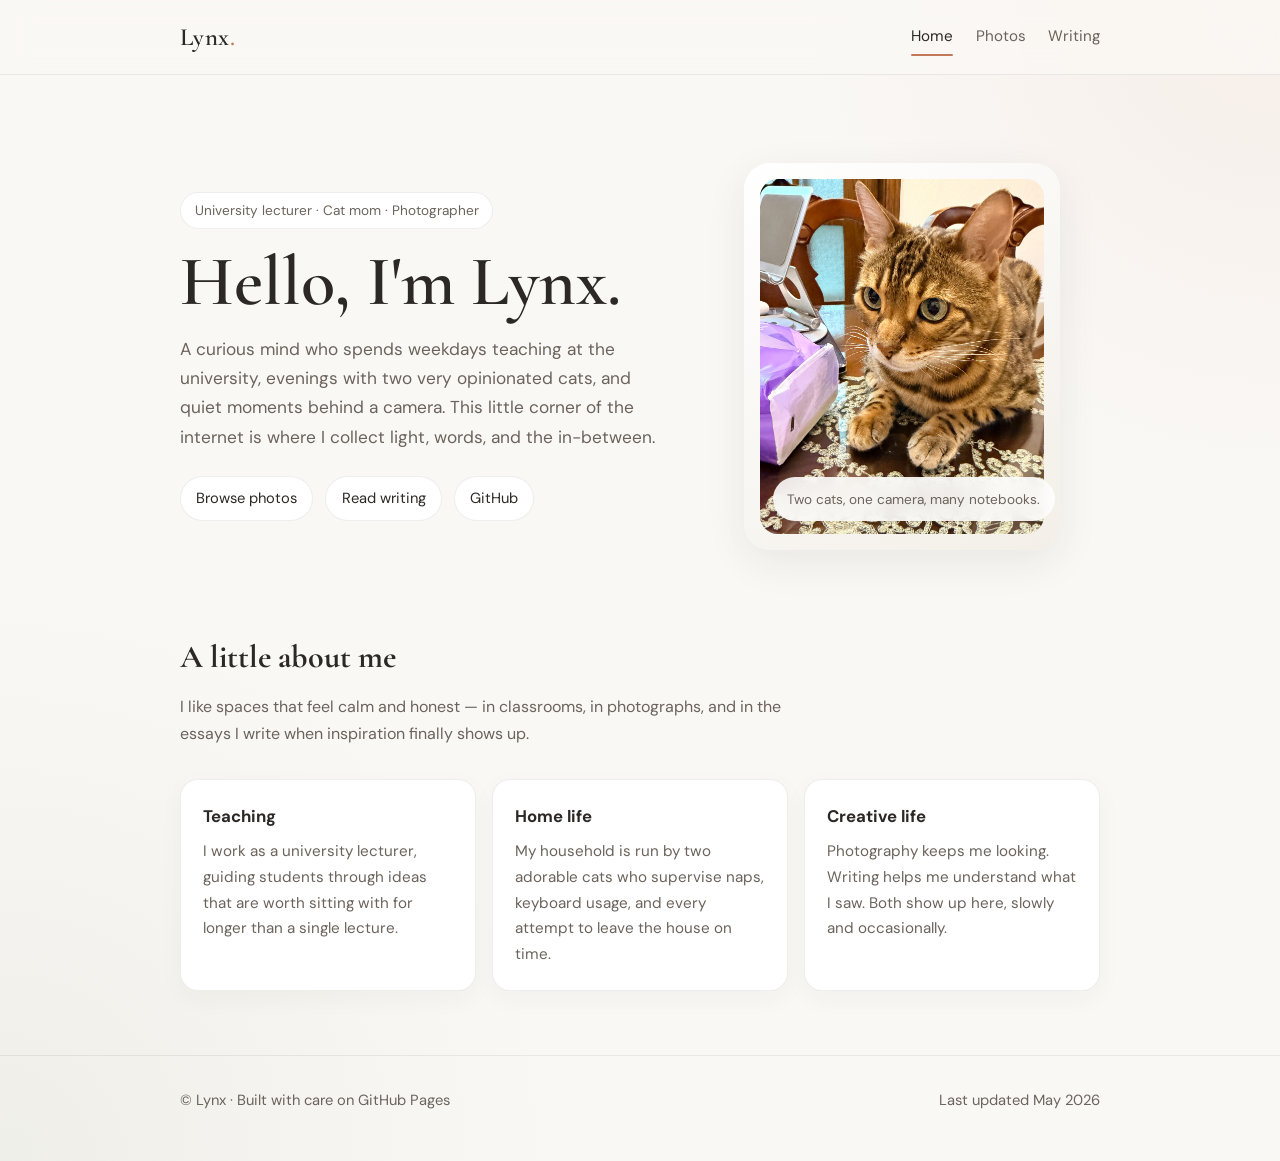
<file: index.html>
<!DOCTYPE html>
<html lang="en">
<head>
  <meta charset="UTF-8">
  <meta name="viewport" content="width=device-width, initial-scale=1.0">
  <meta name="description" content="Lynx — university lecturer, cat mom, photographer, and occasional writer.">
  <title>Lynx</title>
  <link rel="preconnect" href="https://fonts.googleapis.com">
  <link rel="preconnect" href="https://fonts.gstatic.com" crossorigin>
  <link href="https://fonts.googleapis.com/css2?family=Cormorant+Garamond:wght@500;600;700&family=DM+Sans:wght@400;500;600&display=swap" rel="stylesheet">
  <link rel="stylesheet" href="css/style.css">
</head>
<body>
  <header class="site-header">
    <div class="container nav-inner">
      <a class="brand" href="index.html">Lynx<span>.</span></a>
      <nav class="site-nav" aria-label="Main">
        <a class="active" href="index.html">Home</a>
        <a href="photos.html">Photos</a>
        <a href="writing.html">Writing</a>
      </nav>
    </div>
  </header>

  <main>
    <section class="hero">
      <div class="container hero-grid">
        <div>
          <div class="eyebrow">University lecturer · Cat mom · Photographer</div>
          <h1>Hello, I'm Lynx.</h1>
          <p class="hero-lead">
            A curious mind who spends weekdays teaching at the university,
            evenings with two very opinionated cats, and quiet moments behind a camera.
            This little corner of the internet is where I collect light, words, and the in-between.
          </p>
          <div class="hero-links">
            <a class="chip" href="photos.html">Browse photos</a>
            <a class="chip" href="writing.html">Read writing</a>
            <a class="chip" href="https://github.com/Lynx4506" target="_blank" rel="noopener">GitHub</a>
          </div>
        </div>

        <figure class="portrait-card">
          <img src="assets/photos/cat0.jpg" alt="Portrait placeholder for Lynx">
          <figcaption class="portrait-caption">Two cats, one camera, many notebooks.</figcaption>
        </figure>
      </div>
    </section>

    <section class="section">
      <div class="container">
        <h2 class="section-title">A little about me</h2>
        <p class="section-intro">
          I like spaces that feel calm and honest — in classrooms, in photographs, and in the essays I write when inspiration finally shows up.
        </p>

        <div class="card-grid">
          <article class="info-card">
            <h3>Teaching</h3>
            <p>
              I work as a university lecturer, guiding students through ideas that are worth sitting with for longer than a single lecture.
            </p>
          </article>
          <article class="info-card">
            <h3>Home life</h3>
            <p>
              My household is run by two adorable cats who supervise naps, keyboard usage, and every attempt to leave the house on time.
            </p>
          </article>
          <article class="info-card">
            <h3>Creative life</h3>
            <p>
              Photography keeps me looking. Writing helps me understand what I saw. Both show up here, slowly and occasionally.
            </p>
          </article>
        </div>
      </div>
    </section>
  </main>

  <footer class="site-footer">
    <div class="container">
      <span>© Lynx · Built with care on GitHub Pages</span>
      <span>Last updated May 2026</span>
    </div>
  </footer>
</body>
</html>
</file>
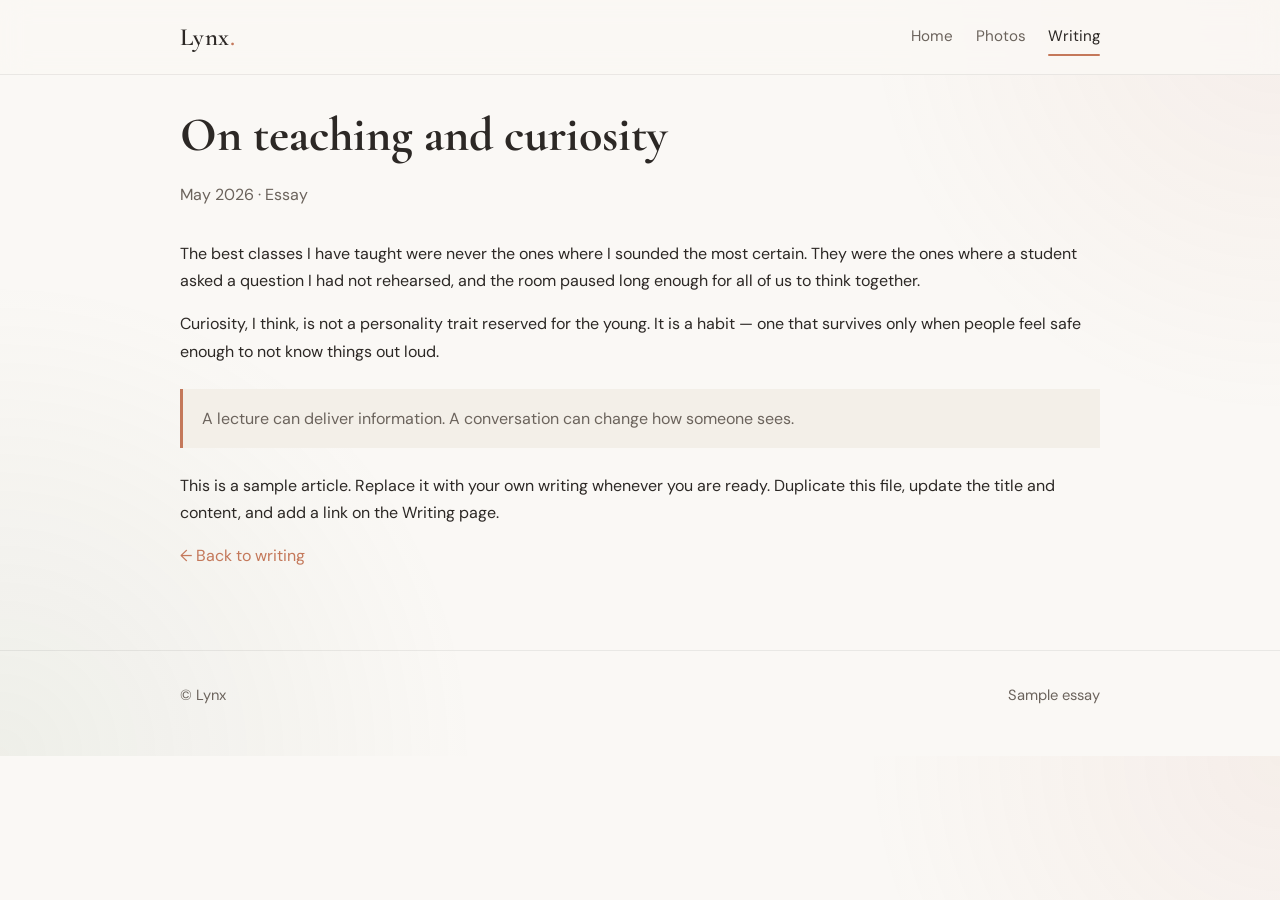
<file: articles/on-teaching-and-curiosity.html>
<!DOCTYPE html>
<html lang="en">
<head>
  <meta charset="UTF-8">
  <meta name="viewport" content="width=device-width, initial-scale=1.0">
  <title>On teaching and curiosity · Lynx</title>
  <link rel="preconnect" href="https://fonts.googleapis.com">
  <link rel="preconnect" href="https://fonts.gstatic.com" crossorigin>
  <link href="https://fonts.googleapis.com/css2?family=Cormorant+Garamond:wght@500;600;700&family=DM+Sans:wght@400;500;600&display=swap" rel="stylesheet">
  <link rel="stylesheet" href="../css/style.css">
</head>
<body>
  <header class="site-header">
    <div class="container nav-inner">
      <a class="brand" href="../index.html">Lynx<span>.</span></a>
      <nav class="site-nav" aria-label="Main">
        <a href="../index.html">Home</a>
        <a href="../photos.html">Photos</a>
        <a class="active" href="../writing.html">Writing</a>
      </nav>
    </div>
  </header>

  <main class="container article-content">
    <h1>On teaching and curiosity</h1>
    <p class="meta">May 2026 · Essay</p>

    <p>
      The best classes I have taught were never the ones where I sounded the most certain.
      They were the ones where a student asked a question I had not rehearsed, and the room paused long enough
      for all of us to think together.
    </p>

    <p>
      Curiosity, I think, is not a personality trait reserved for the young.
      It is a habit — one that survives only when people feel safe enough to not know things out loud.
    </p>

    <blockquote>
      A lecture can deliver information. A conversation can change how someone sees.
    </blockquote>

    <p>
      This is a sample article. Replace it with your own writing whenever you are ready.
      Duplicate this file, update the title and content, and add a link on the Writing page.
    </p>

    <p><a href="../writing.html">← Back to writing</a></p>
  </main>

  <footer class="site-footer">
    <div class="container">
      <span>© Lynx</span>
      <span>Sample essay</span>
    </div>
  </footer>
</body>
</html>
</file>
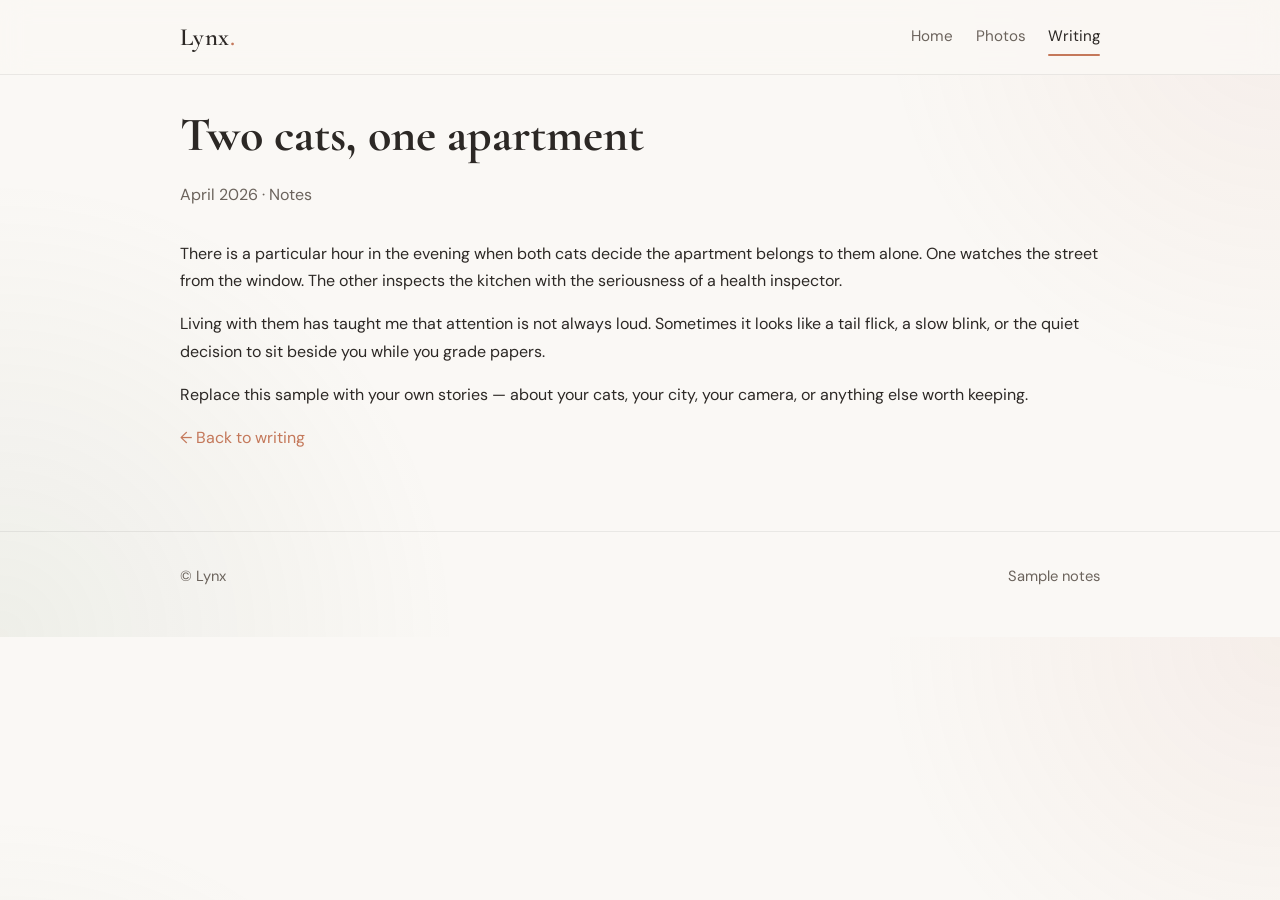
<file: articles/two-cats-one-apartment.html>
<!DOCTYPE html>
<html lang="en">
<head>
  <meta charset="UTF-8">
  <meta name="viewport" content="width=device-width, initial-scale=1.0">
  <title>Two cats, one apartment · Lynx</title>
  <link rel="preconnect" href="https://fonts.googleapis.com">
  <link rel="preconnect" href="https://fonts.gstatic.com" crossorigin>
  <link href="https://fonts.googleapis.com/css2?family=Cormorant+Garamond:wght@500;600;700&family=DM+Sans:wght@400;500;600&display=swap" rel="stylesheet">
  <link rel="stylesheet" href="../css/style.css">
</head>
<body>
  <header class="site-header">
    <div class="container nav-inner">
      <a class="brand" href="../index.html">Lynx<span>.</span></a>
      <nav class="site-nav" aria-label="Main">
        <a href="../index.html">Home</a>
        <a href="../photos.html">Photos</a>
        <a class="active" href="../writing.html">Writing</a>
      </nav>
    </div>
  </header>

  <main class="container article-content">
    <h1>Two cats, one apartment</h1>
    <p class="meta">April 2026 · Notes</p>

    <p>
      There is a particular hour in the evening when both cats decide the apartment belongs to them alone.
      One watches the street from the window. The other inspects the kitchen with the seriousness of a health inspector.
    </p>

    <p>
      Living with them has taught me that attention is not always loud.
      Sometimes it looks like a tail flick, a slow blink, or the quiet decision to sit beside you while you grade papers.
    </p>

    <p>
      Replace this sample with your own stories — about your cats, your city, your camera, or anything else worth keeping.
    </p>

    <p><a href="../writing.html">← Back to writing</a></p>
  </main>

  <footer class="site-footer">
    <div class="container">
      <span>© Lynx</span>
      <span>Sample notes</span>
    </div>
  </footer>
</body>
</html>
</file>
<file: css/style.css>
:root {
  --bg: #faf8f5;
  --bg-soft: #f3efe8;
  --surface: #ffffff;
  --text: #2c2825;
  --text-soft: #6b635c;
  --accent: #c4785a;
  --accent-soft: #e8cfc2;
  --sage: #8a9a7b;
  --border: rgba(44, 40, 37, 0.08);
  --shadow: 0 12px 40px rgba(44, 40, 37, 0.08);
  --radius: 18px;
  --max-width: 920px;
  --font-serif: "Cormorant Garamond", "Noto Serif SC", Georgia, serif;
  --font-sans: "DM Sans", "Noto Sans SC", system-ui, sans-serif;
}

*,
*::before,
*::after {
  box-sizing: border-box;
}

html {
  scroll-behavior: smooth;
}

body {
  margin: 0;
  color: var(--text);
  background:
    radial-gradient(circle at top right, rgba(196, 120, 90, 0.08), transparent 28%),
    radial-gradient(circle at bottom left, rgba(138, 154, 123, 0.1), transparent 32%),
    var(--bg);
  font-family: var(--font-sans);
  font-size: 16px;
  line-height: 1.7;
  -webkit-font-smoothing: antialiased;
}

img {
  display: block;
  max-width: 100%;
}

a {
  color: var(--accent);
  text-decoration: none;
  transition: color 0.2s ease;
}

a:hover {
  color: #a8614a;
}

.container {
  width: min(calc(100% - 2rem), var(--max-width));
  margin: 0 auto;
}

.site-header {
  position: sticky;
  top: 0;
  z-index: 20;
  backdrop-filter: blur(14px);
  background: rgba(250, 248, 245, 0.82);
  border-bottom: 1px solid var(--border);
}

.nav-inner {
  display: flex;
  align-items: center;
  justify-content: space-between;
  gap: 1rem;
  padding: 1rem 0;
}

.brand {
  font-family: var(--font-serif);
  font-size: 1.55rem;
  font-weight: 600;
  letter-spacing: 0.02em;
  color: var(--text);
}

.brand span {
  color: var(--accent);
}

.site-nav {
  display: flex;
  gap: 1.4rem;
  font-size: 0.95rem;
}

.site-nav a {
  color: var(--text-soft);
  position: relative;
}

.site-nav a.active,
.site-nav a:hover {
  color: var(--text);
}

.site-nav a.active::after {
  content: "";
  position: absolute;
  left: 0;
  right: 0;
  bottom: -0.35rem;
  height: 2px;
  border-radius: 999px;
  background: var(--accent);
}

.hero {
  padding: 4.5rem 0 3rem;
}

.hero-grid {
  display: grid;
  grid-template-columns: 1.1fr 0.9fr;
  gap: 2.5rem;
  align-items: center;
}

.eyebrow {
  display: inline-flex;
  align-items: center;
  gap: 0.5rem;
  padding: 0.35rem 0.85rem;
  border-radius: 999px;
  background: var(--surface);
  border: 1px solid var(--border);
  color: var(--text-soft);
  font-size: 0.85rem;
  margin-bottom: 1rem;
}

.hero h1 {
  font-family: var(--font-serif);
  font-size: clamp(2.8rem, 6vw, 4.4rem);
  line-height: 1.05;
  margin: 0 0 1rem;
  font-weight: 600;
}

.hero-lead {
  font-size: 1.08rem;
  color: var(--text-soft);
  max-width: 34rem;
  margin: 0 0 1.5rem;
}

.hero-links {
  display: flex;
  flex-wrap: wrap;
  gap: 0.75rem;
}

.chip {
  display: inline-flex;
  align-items: center;
  gap: 0.45rem;
  padding: 0.55rem 0.95rem;
  border-radius: 999px;
  background: var(--surface);
  border: 1px solid var(--border);
  color: var(--text);
  font-size: 0.92rem;
}

.chip:hover {
  border-color: var(--accent-soft);
  background: #fffdfb;
}

.portrait-card {
  position: relative;
  padding: 1rem;
  border-radius: calc(var(--radius) + 8px);
  background: linear-gradient(145deg, #fff, var(--bg-soft));
  box-shadow: var(--shadow);
}

.portrait-card img {
  width: 100%;
  aspect-ratio: 4 / 5;
  object-fit: cover;
  border-radius: var(--radius);
}

.portrait-caption {
  position: absolute;
  left: 1.8rem;
  bottom: 1.8rem;
  padding: 0.65rem 0.9rem;
  border-radius: 999px;
  background: rgba(255, 255, 255, 0.88);
  backdrop-filter: blur(8px);
  font-size: 0.85rem;
  color: var(--text-soft);
}

.section {
  padding: 1rem 0 4rem;
}

.section-title {
  font-family: var(--font-serif);
  font-size: 2rem;
  margin: 0 0 0.5rem;
}

.section-intro {
  color: var(--text-soft);
  max-width: 40rem;
  margin: 0 0 2rem;
}

.card-grid {
  display: grid;
  grid-template-columns: repeat(3, minmax(0, 1fr));
  gap: 1rem;
}

.info-card {
  padding: 1.4rem;
  border-radius: var(--radius);
  background: var(--surface);
  border: 1px solid var(--border);
  box-shadow: 0 8px 24px rgba(44, 40, 37, 0.04);
}

.info-card h3 {
  margin: 0 0 0.5rem;
  font-size: 1.05rem;
}

.info-card p {
  margin: 0;
  color: var(--text-soft);
  font-size: 0.95rem;
}

.page-header {
  padding: 3.5rem 0 1.5rem;
}

.page-header h1 {
  font-family: var(--font-serif);
  font-size: clamp(2.4rem, 5vw, 3.4rem);
  margin: 0 0 0.75rem;
}

.page-header p {
  margin: 0;
  color: var(--text-soft);
  max-width: 38rem;
}

.filter-bar {
  display: flex;
  flex-wrap: wrap;
  gap: 0.6rem;
  margin: 1.5rem 0 2rem;
}

.filter-btn {
  appearance: none;
  border: 1px solid var(--border);
  background: var(--surface);
  color: var(--text-soft);
  padding: 0.45rem 0.9rem;
  border-radius: 999px;
  font: inherit;
  cursor: pointer;
  transition: all 0.2s ease;
}

.filter-btn:hover,
.filter-btn.active {
  color: var(--text);
  border-color: var(--accent-soft);
  background: #fffdfb;
}

.album-grid {
  display: grid;
  grid-template-columns: repeat(3, minmax(0, 1fr));
  gap: 1.1rem;
}

.album-card {
  position: relative;
  overflow: hidden;
  border-radius: var(--radius);
  background: var(--surface);
  border: 1px solid var(--border);
  box-shadow: 0 10px 28px rgba(44, 40, 37, 0.05);
}

.album-card img {
  width: 100%;
  aspect-ratio: 4 / 3;
  object-fit: cover;
  transition: transform 0.45s ease;
}

.album-card:hover img {
  transform: scale(1.04);
}

.album-body {
  padding: 1rem 1rem 1.1rem;
}

.album-body h3 {
  margin: 0 0 0.25rem;
  font-size: 1rem;
}

.album-body p {
  margin: 0;
  color: var(--text-soft);
  font-size: 0.88rem;
}

.article-list {
  display: grid;
  gap: 1rem;
}

.article-card {
  display: grid;
  grid-template-columns: 180px 1fr;
  gap: 1.2rem;
  padding: 1rem;
  border-radius: var(--radius);
  background: var(--surface);
  border: 1px solid var(--border);
  color: inherit;
  transition: transform 0.2s ease, box-shadow 0.2s ease;
}

.article-card:hover {
  transform: translateY(-2px);
  box-shadow: var(--shadow);
  color: inherit;
}

.article-card img {
  width: 100%;
  aspect-ratio: 4 / 3;
  object-fit: cover;
  border-radius: calc(var(--radius) - 4px);
}

.article-meta {
  color: var(--text-soft);
  font-size: 0.85rem;
  margin-bottom: 0.35rem;
}

.article-card h2 {
  margin: 0 0 0.45rem;
  font-family: var(--font-serif);
  font-size: 1.55rem;
  font-weight: 600;
}

.article-card p {
  margin: 0;
  color: var(--text-soft);
}

.article-content {
  padding: 0 0 4rem;
}

.article-content h1,
.article-content h2,
.article-content h3 {
  font-family: var(--font-serif);
  line-height: 1.2;
}

.article-content h1 {
  font-size: clamp(2.2rem, 4vw, 3rem);
  margin-bottom: 0.5rem;
}

.article-content .meta {
  color: var(--text-soft);
  margin-bottom: 2rem;
}

.article-content p,
.article-content li {
  color: var(--text);
}

.article-content blockquote {
  margin: 1.5rem 0;
  padding: 1rem 1.2rem;
  border-left: 3px solid var(--accent);
  background: var(--bg-soft);
  color: var(--text-soft);
}

.site-footer {
  padding: 2rem 0 3rem;
  border-top: 1px solid var(--border);
  color: var(--text-soft);
  font-size: 0.92rem;
}

.site-footer .container {
  display: flex;
  justify-content: space-between;
  gap: 1rem;
  flex-wrap: wrap;
}

@media (max-width: 860px) {
  .hero-grid,
  .card-grid,
  .album-grid {
    grid-template-columns: 1fr 1fr;
  }

  .article-card {
    grid-template-columns: 1fr;
  }
}

@media (max-width: 620px) {
  .hero-grid,
  .card-grid,
  .album-grid {
    grid-template-columns: 1fr;
  }

  .site-nav {
    gap: 0.9rem;
    font-size: 0.88rem;
  }

  .hero {
    padding-top: 3rem;
  }
}
</file>
